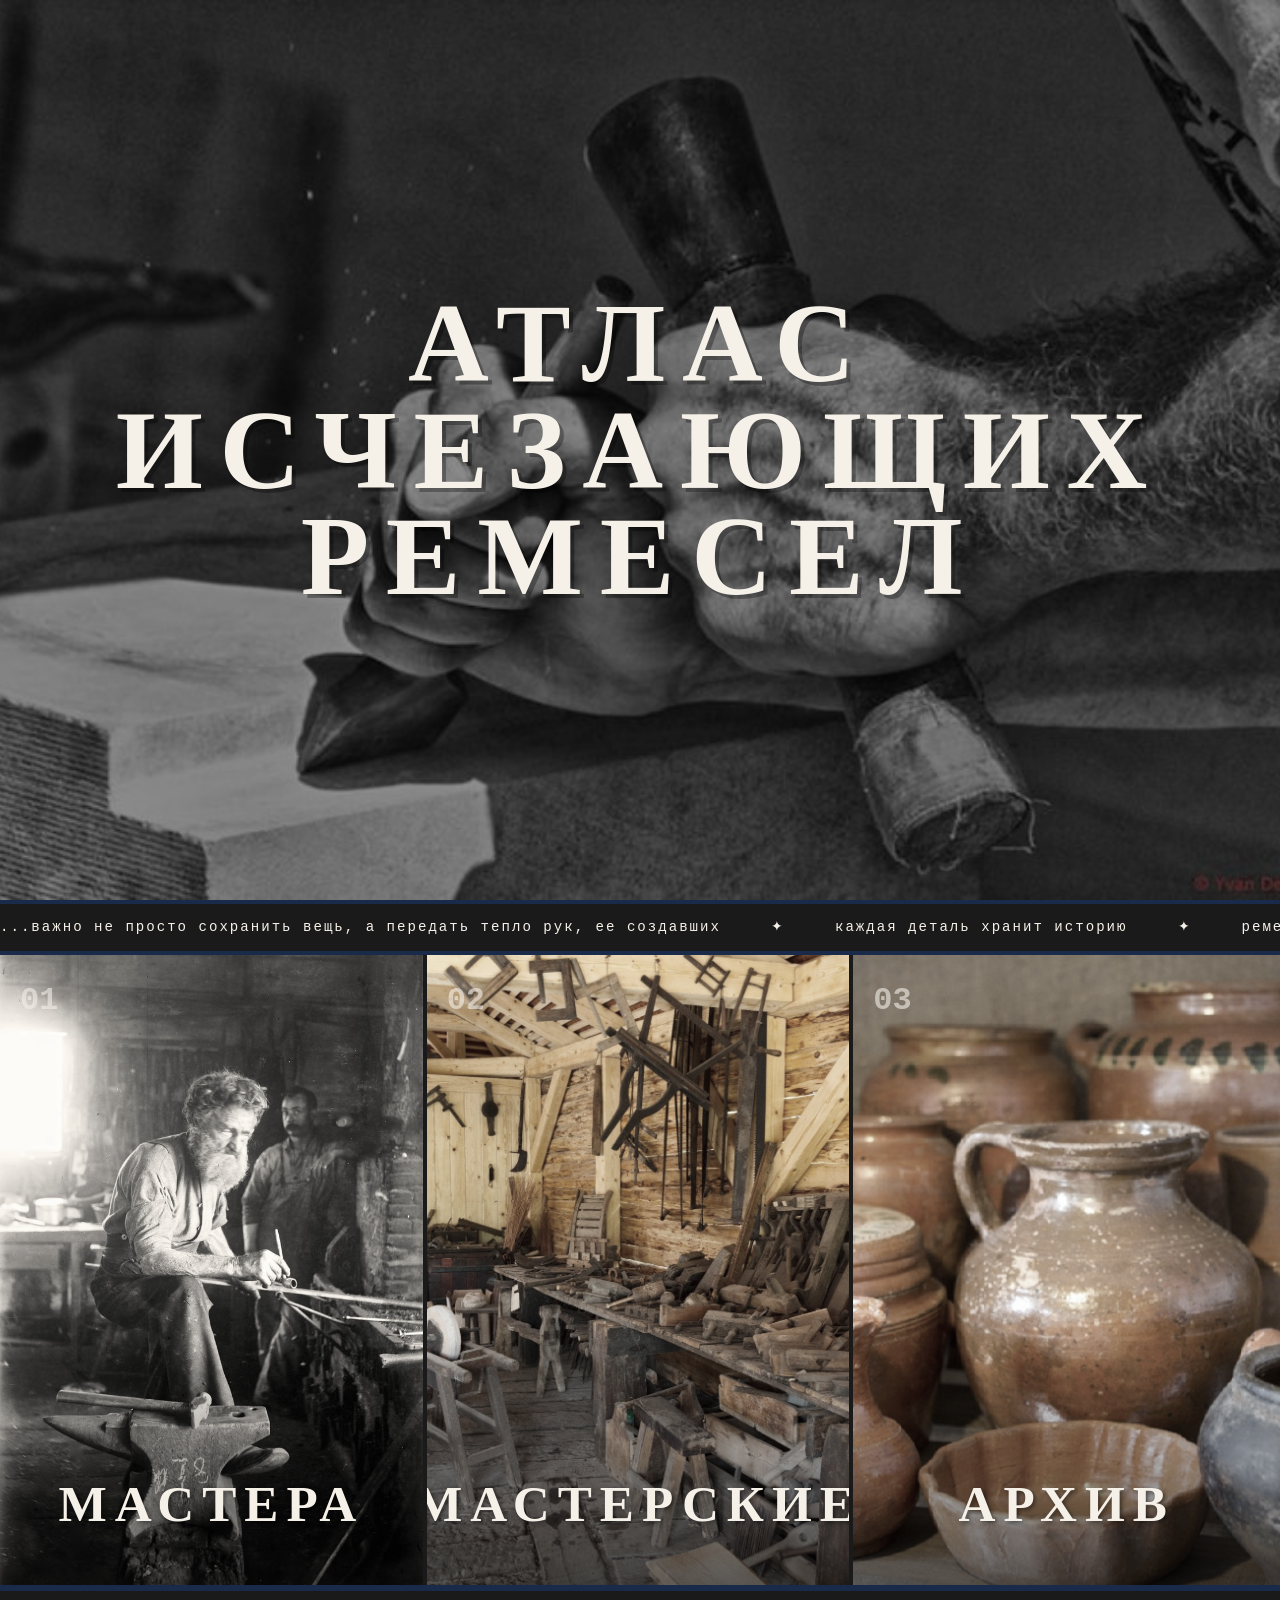
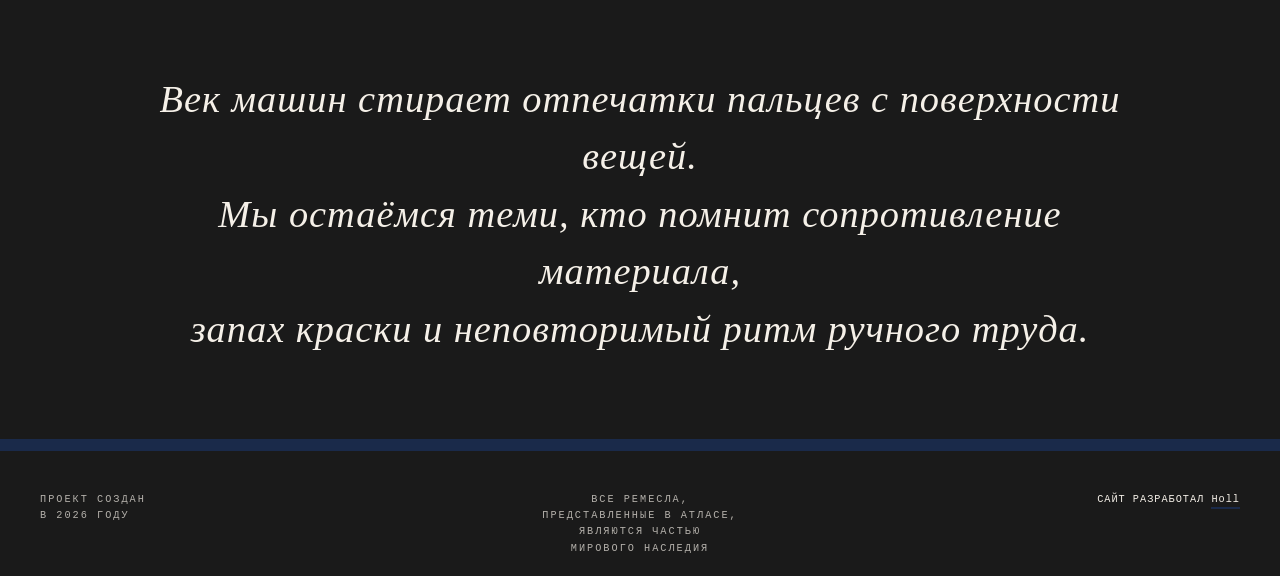
<file: index.html>
<!DOCTYPE html>
<html lang="ru">
<head>
    <meta charset="UTF-8">
    <meta name="viewport" content="width=device-width, initial-scale=1.0">
    <title>АТЛАС ИСЧЕЗАЮЩИХ РЕМЕСЕЛ</title>
    <link rel="stylesheet" href="style.css">
</head>
<body>

    <header class="hero">
        <div class="hero-image"></div>
        <h1 class="hero-title">АТЛАС<br>ИСЧЕЗАЮЩИХ<br>РЕМЕСЕЛ</h1>
    </header>

    <div class="marquee">
        <div class="marquee-track">
            <span>...важно не просто сохранить вещь, а передать тепло рук, ее создавших</span>
            <span>✦</span>
            <span>каждая деталь хранит историю</span>
            <span>✦</span>
            <span>ремесло — это язык, на котором говорят руки</span>
            <span>✦</span>
            <span>традиции живут в прикосновениях</span>
            <span>✦</span>
        </div>
    </div>

    <main class="cards">
        <a href="masters.html" class="card">
            <div class="card-number">01</div>
            <div class="card-image" style="background-image: url('aim/image2.jpg');"></div>
            <div class="card-title">МАСТЕРА</div>
        </a>

        <a href="workshop.html" class="card">
            <div class="card-number">02</div>
            <div class="card-image" style="background-image: url('aim/image3.jpg');"></div>
            <div class="card-title">МАСТЕРСКИЕ</div>
        </a>

        <a href="archive.html" class="card">
            <div class="card-number">03</div>
            <div class="card-image" style="background-image: url('aim/image4.jpg');"></div>
            <div class="card-title">АРХИВ</div>
        </a>
    </main>

    <section class="quote-section">
        <blockquote>
            Век машин стирает отпечатки пальцев с поверхности вещей.<br>
            Мы остаёмся теми, кто помнит сопротивление материала,<br>
            запах краски и неповторимый ритм ручного труда.
        </blockquote>
    </section>

    <footer class="footer-brutal">
        <div class="footer-brutal__left">ПРОЕКТ СОЗДАН<br>В 2026 ГОДУ</div>
        <div class="footer-brutal__right">ВСЕ РЕМЕСЛА,<br>ПРЕДСТАВЛЕННЫЕ В АТЛАСЕ,<br>ЯВЛЯЮТСЯ ЧАСТЬЮ<br>МИРОВОГО НАСЛЕДИЯ</div>
        <div class="footer-brutal__credit">САЙТ РАЗРАБОТАЛ <a href="#">Holl</a></div>
    </footer>

</body>
</html>
</file>
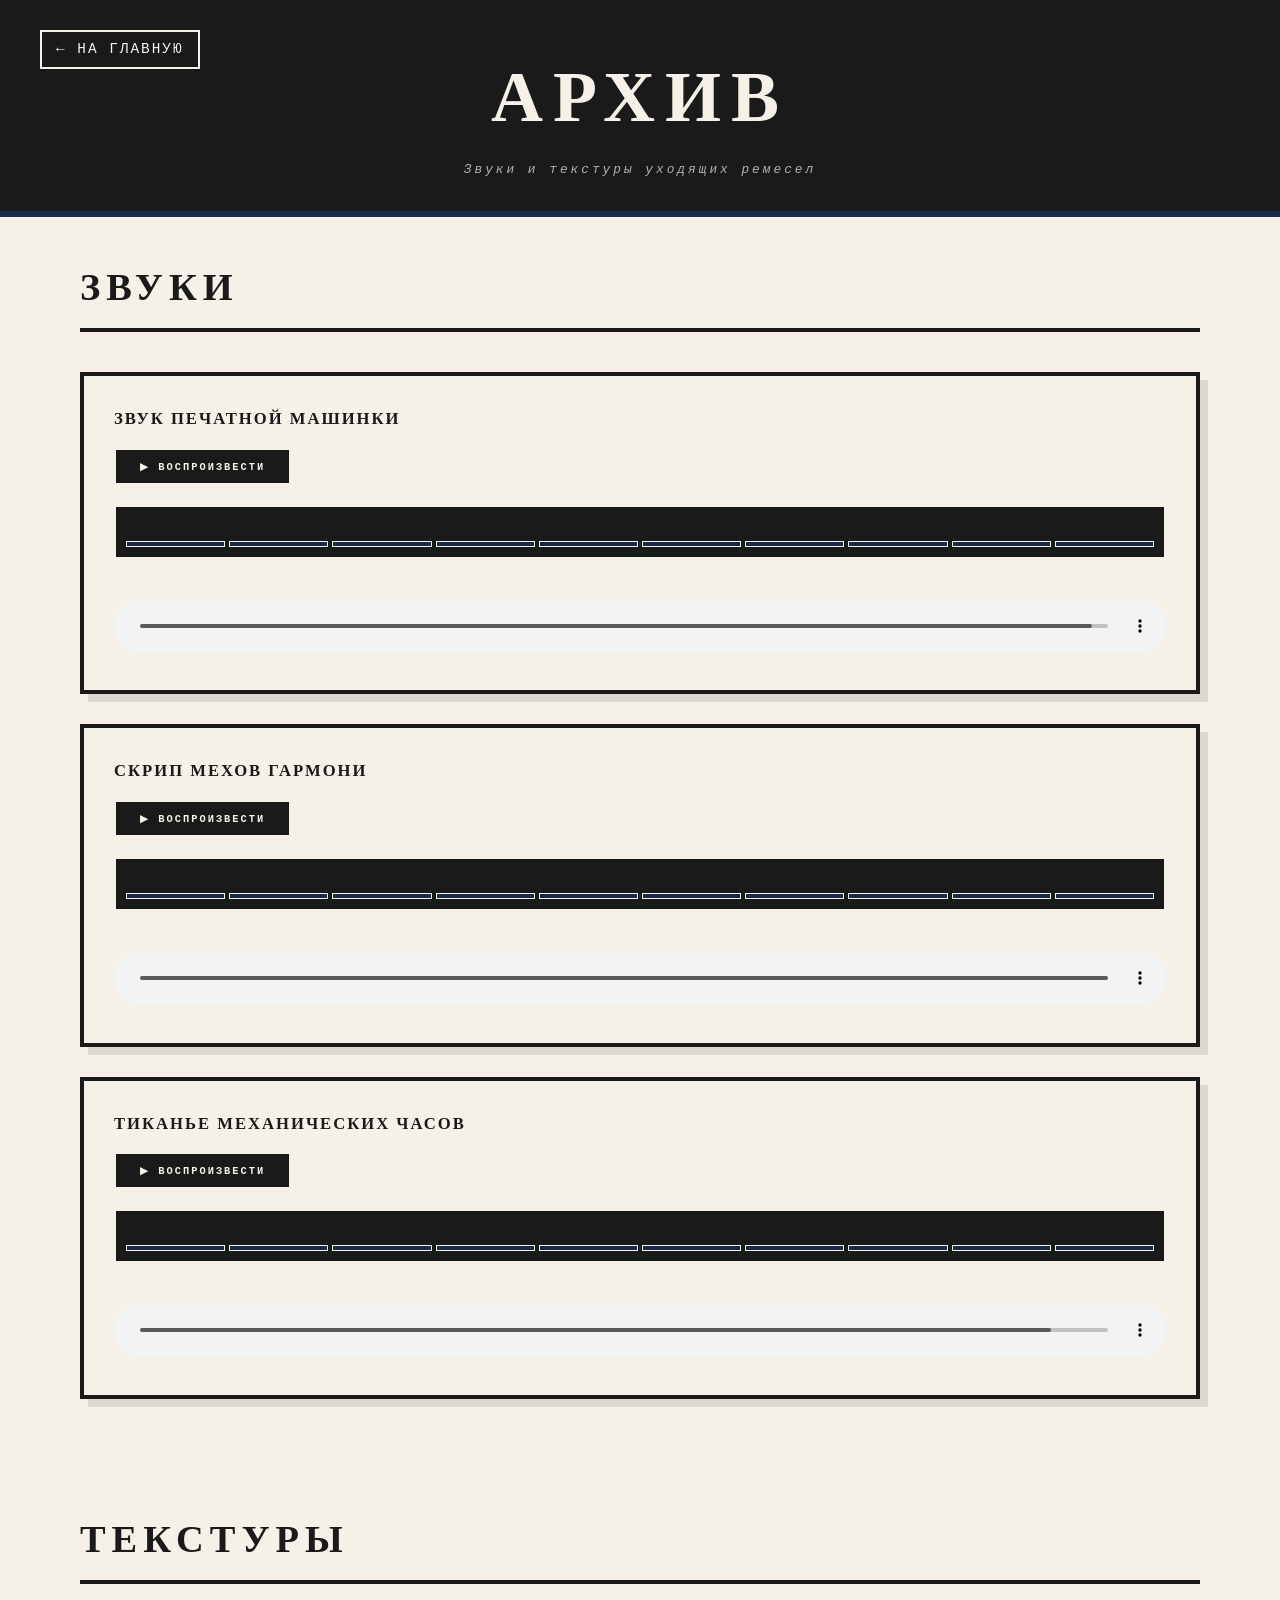
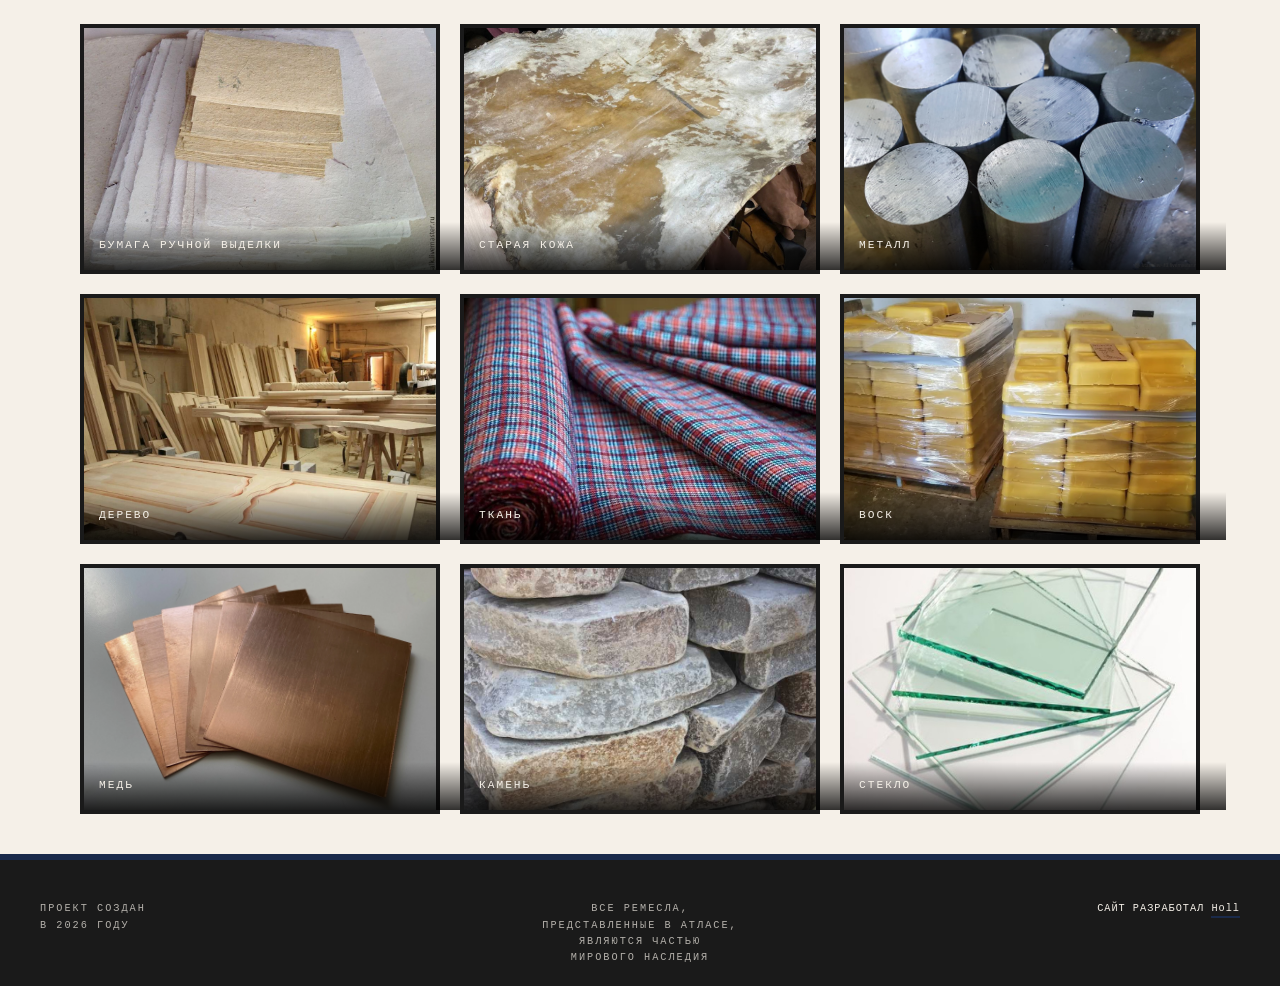
<file: archive.html>
<!DOCTYPE html>
<html lang="ru">
<head>
    <meta charset="UTF-8">
    <meta name="viewport" content="width=device-width, initial-scale=1.0">
    <title>АРХИВ — Атлас исчезающих ремесел</title>
    <link rel="stylesheet" href="style.css">
</head>
<body>

    <header class="page-header">
        <a href="index.html" class="back-link">← НА ГЛАВНУЮ</a>
        <h1>АРХИВ</h1>
        <p class="subtitle">Звуки и текстуры уходящих ремесел</p>
    </header>

    <section class="archive-section">
        <h2 class="archive-title">ЗВУКИ</h2>

        <div class="audio-player">
            <h3>ЗВУК ПЕЧАТНОЙ МАШИНКИ</h3>
            <button class="audio-play-btn" data-audio="audio1">▶ ВОСПРОИЗВЕСТИ</button>
            <div class="audio-visualizer">
                <div class="visualizer-bar"></div>
                <div class="visualizer-bar"></div>
                <div class="visualizer-bar"></div>
                <div class="visualizer-bar"></div>
                <div class="visualizer-bar"></div>
                <div class="visualizer-bar"></div>
                <div class="visualizer-bar"></div>
                <div class="visualizer-bar"></div>
                <div class="visualizer-bar"></div>
                <div class="visualizer-bar"></div>
            </div>
            <audio id="audio1" controls style="width: 100%; margin-top: 20px;">
                <source src="aim/sound1.mp3" type="audio/mpeg">
            </audio>
        </div>

        <div class="audio-player">
            <h3>СКРИП МЕХОВ ГАРМОНИ</h3>
            <button class="audio-play-btn" data-audio="audio2">▶ ВОСПРОИЗВЕСТИ</button>
            <div class="audio-visualizer">
                <div class="visualizer-bar"></div>
                <div class="visualizer-bar"></div>
                <div class="visualizer-bar"></div>
                <div class="visualizer-bar"></div>
                <div class="visualizer-bar"></div>
                <div class="visualizer-bar"></div>
                <div class="visualizer-bar"></div>
                <div class="visualizer-bar"></div>
                <div class="visualizer-bar"></div>
                <div class="visualizer-bar"></div>
            </div>
            <audio id="audio2" controls style="width: 100%; margin-top: 20px;">
                <source src="aim/sound2.mp3" type="audio/mpeg">
            </audio>
        </div>

        <div class="audio-player">
            <h3>ТИКАНЬЕ МЕХАНИЧЕСКИХ ЧАСОВ</h3>
            <button class="audio-play-btn" data-audio="audio3">▶ ВОСПРОИЗВЕСТИ</button>
            <div class="audio-visualizer">
                <div class="visualizer-bar"></div>
                <div class="visualizer-bar"></div>
                <div class="visualizer-bar"></div>
                <div class="visualizer-bar"></div>
                <div class="visualizer-bar"></div>
                <div class="visualizer-bar"></div>
                <div class="visualizer-bar"></div>
                <div class="visualizer-bar"></div>
                <div class="visualizer-bar"></div>
                <div class="visualizer-bar"></div>
            </div>
            <audio id="audio3" controls style="width: 100%; margin-top: 20px;">
                <source src="aim/sound3.mp3" type="audio/mpeg">
            </audio>
        </div>
    </section>

    <section class="archive-section">
        <h2 class="archive-title">ТЕКСТУРЫ</h2>

        <div class="texture-grid">
            <div class="texture-item" style="background-image: url('aim/image16.jpg');" title="Бумага ручной выделки"></div>
            <div class="texture-item" style="background-image: url('aim/image17.jpg');" title="Старая кожа"></div>
            <div class="texture-item" style="background-image: url('aim/image18.jpg');" title="Металл"></div>
            <div class="texture-item" style="background-image: url('aim/image19.jpg');" title="Дерево"></div>
            <div class="texture-item" style="background-image: url('aim/image20.jpg');" title="Ткань"></div>
            <div class="texture-item" style="background-image: url('aim/image21.jpg');" title="Воск"></div>
            <div class="texture-item" style="background-image: url('aim/image22.jpg');" title="Медь"></div>
            <div class="texture-item" style="background-image: url('aim/image23.jpg');" title="Камень"></div>
            <div class="texture-item" style="background-image: url('aim/image24.jpg');" title="Стекло"></div>
        </div>
    </section>

    <footer class="footer-brutal">
        <div class="footer-brutal__left">ПРОЕКТ СОЗДАН<br>В 2026 ГОДУ</div>
        <div class="footer-brutal__right">ВСЕ РЕМЕСЛА,<br>ПРЕДСТАВЛЕННЫЕ В АТЛАСЕ,<br>ЯВЛЯЮТСЯ ЧАСТЬЮ<br>МИРОВОГО НАСЛЕДИЯ</div>
        <div class="footer-brutal__credit">САЙТ РАЗРАБОТАЛ <a href="#">Holl</a></div>
    </footer>

</body>
</html>
</file>
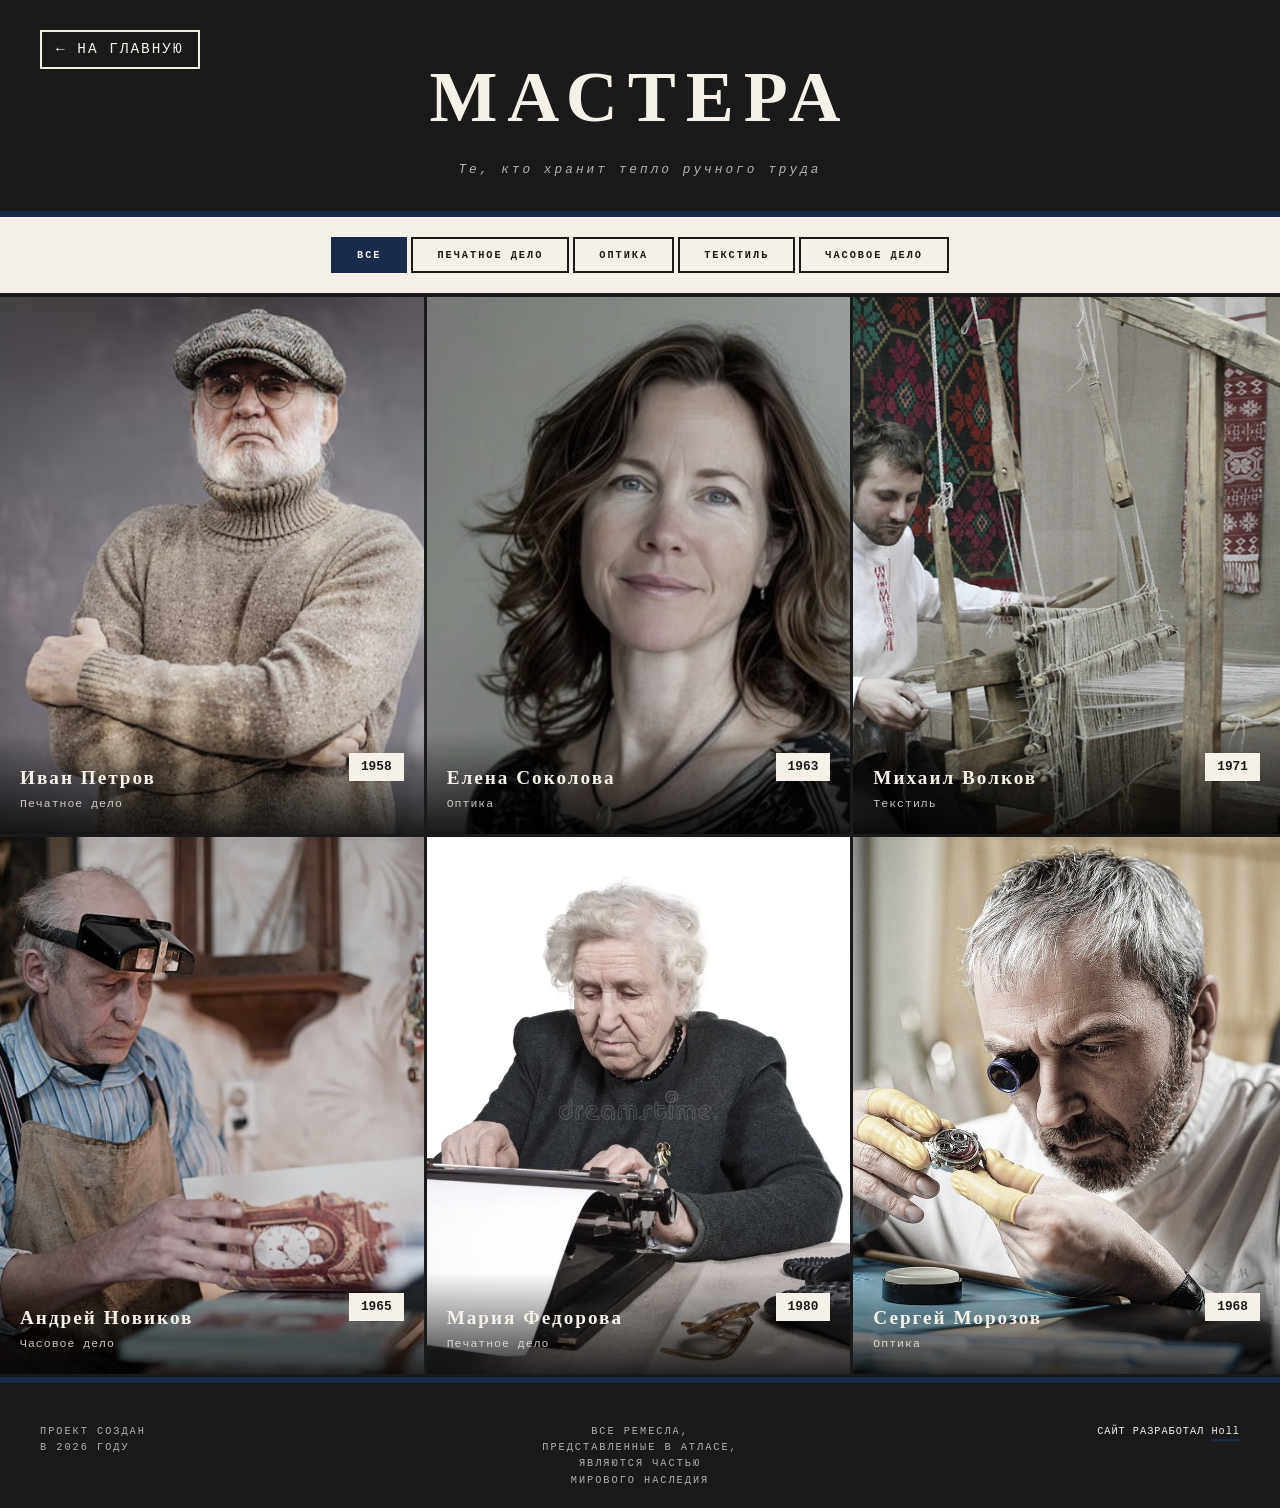
<file: masters.html>
<!DOCTYPE html>
<html lang="ru">
<head>
    <meta charset="UTF-8">
    <meta name="viewport" content="width=device-width, initial-scale=1.0">
    <title>МАСТЕРА — Атлас исчезающих ремесел</title>
    <link rel="stylesheet" href="style.css">
</head>
<body>

    <header class="page-header">
        <a href="index.html" class="back-link">← НА ГЛАВНУЮ</a>
        <h1>МАСТЕРА</h1>
        <p class="subtitle">Те, кто хранит тепло ручного труда</p>
    </header>

    <div class="filter-bar">
        <button class="filter-btn active" data-filter="все">ВСЕ</button>
        <button class="filter-btn" data-filter="печатное дело">ПЕЧАТНОЕ ДЕЛО</button>
        <button class="filter-btn" data-filter="оптика">ОПТИКА</button>
        <button class="filter-btn" data-filter="текстиль">ТЕКСТИЛЬ</button>
        <button class="filter-btn" data-filter="часовое дело">ЧАСОВОЕ ДЕЛО</button>
    </div>

    <div class="masters-grid">
        <div class="master-card" data-id="1">
            <div class="card-image-wrap">
                <img src="aim/image5.jpg" alt="Иван Петров">
            </div>
            <div class="card-info">
                <h3>Иван Петров</h3>
                <p>Печатное дело</p>
                <span class="card-year">1958</span>
            </div>
        </div>

        <div class="master-card" data-id="2">
            <div class="card-image-wrap">
                <img src="aim/image6.jpg" alt="Елена Соколова">
            </div>
            <div class="card-info">
                <h3>Елена Соколова</h3>
                <p>Оптика</p>
                <span class="card-year">1963</span>
            </div>
        </div>

        <div class="master-card" data-id="3">
            <div class="card-image-wrap">
                <img src="aim/image7.jpg" alt="Михаил Волков">
            </div>
            <div class="card-info">
                <h3>Михаил Волков</h3>
                <p>Текстиль</p>
                <span class="card-year">1971</span>
            </div>
        </div>

        <div class="master-card" data-id="4">
            <div class="card-image-wrap">
                <img src="aim/image8.jpg" alt="Андрей Новиков">
            </div>
            <div class="card-info">
                <h3>Андрей Новиков</h3>
                <p>Часовое дело</p>
                <span class="card-year">1965</span>
            </div>
        </div>

        <div class="master-card" data-id="5">
            <div class="card-image-wrap">
                <img src="aim/image9.jpg" alt="Мария Федорова">
            </div>
            <div class="card-info">
                <h3>Мария Федорова</h3>
                <p>Печатное дело</p>
                <span class="card-year">1980</span>
            </div>
        </div>

        <div class="master-card" data-id="6">
            <div class="card-image-wrap">
                <img src="aim/image10.jpg" alt="Сергей Морозов">
            </div>
            <div class="card-info">
                <h3>Сергей Морозов</h3>
                <p>Оптика</p>
                <span class="card-year">1968</span>
            </div>
        </div>
    </div>

    <div class="modal-overlay" id="modal-overlay">
        <div class="modal-content" id="modal-content"></div>
    </div>

    <footer class="footer-brutal">
        <div class="footer-brutal__left">ПРОЕКТ СОЗДАН<br>В 2026 ГОДУ</div>
        <div class="footer-brutal__right">ВСЕ РЕМЕСЛА,<br>ПРЕДСТАВЛЕННЫЕ В АТЛАСЕ,<br>ЯВЛЯЮТСЯ ЧАСТЬЮ<br>МИРОВОГО НАСЛЕДИЯ</div>
        <div class="footer-brutal__credit">САЙТ РАЗРАБОТАЛ <a href="#">Holl</a></div>
    </footer>

    <script src="script.js"></script>
</body>
</html>
</file>
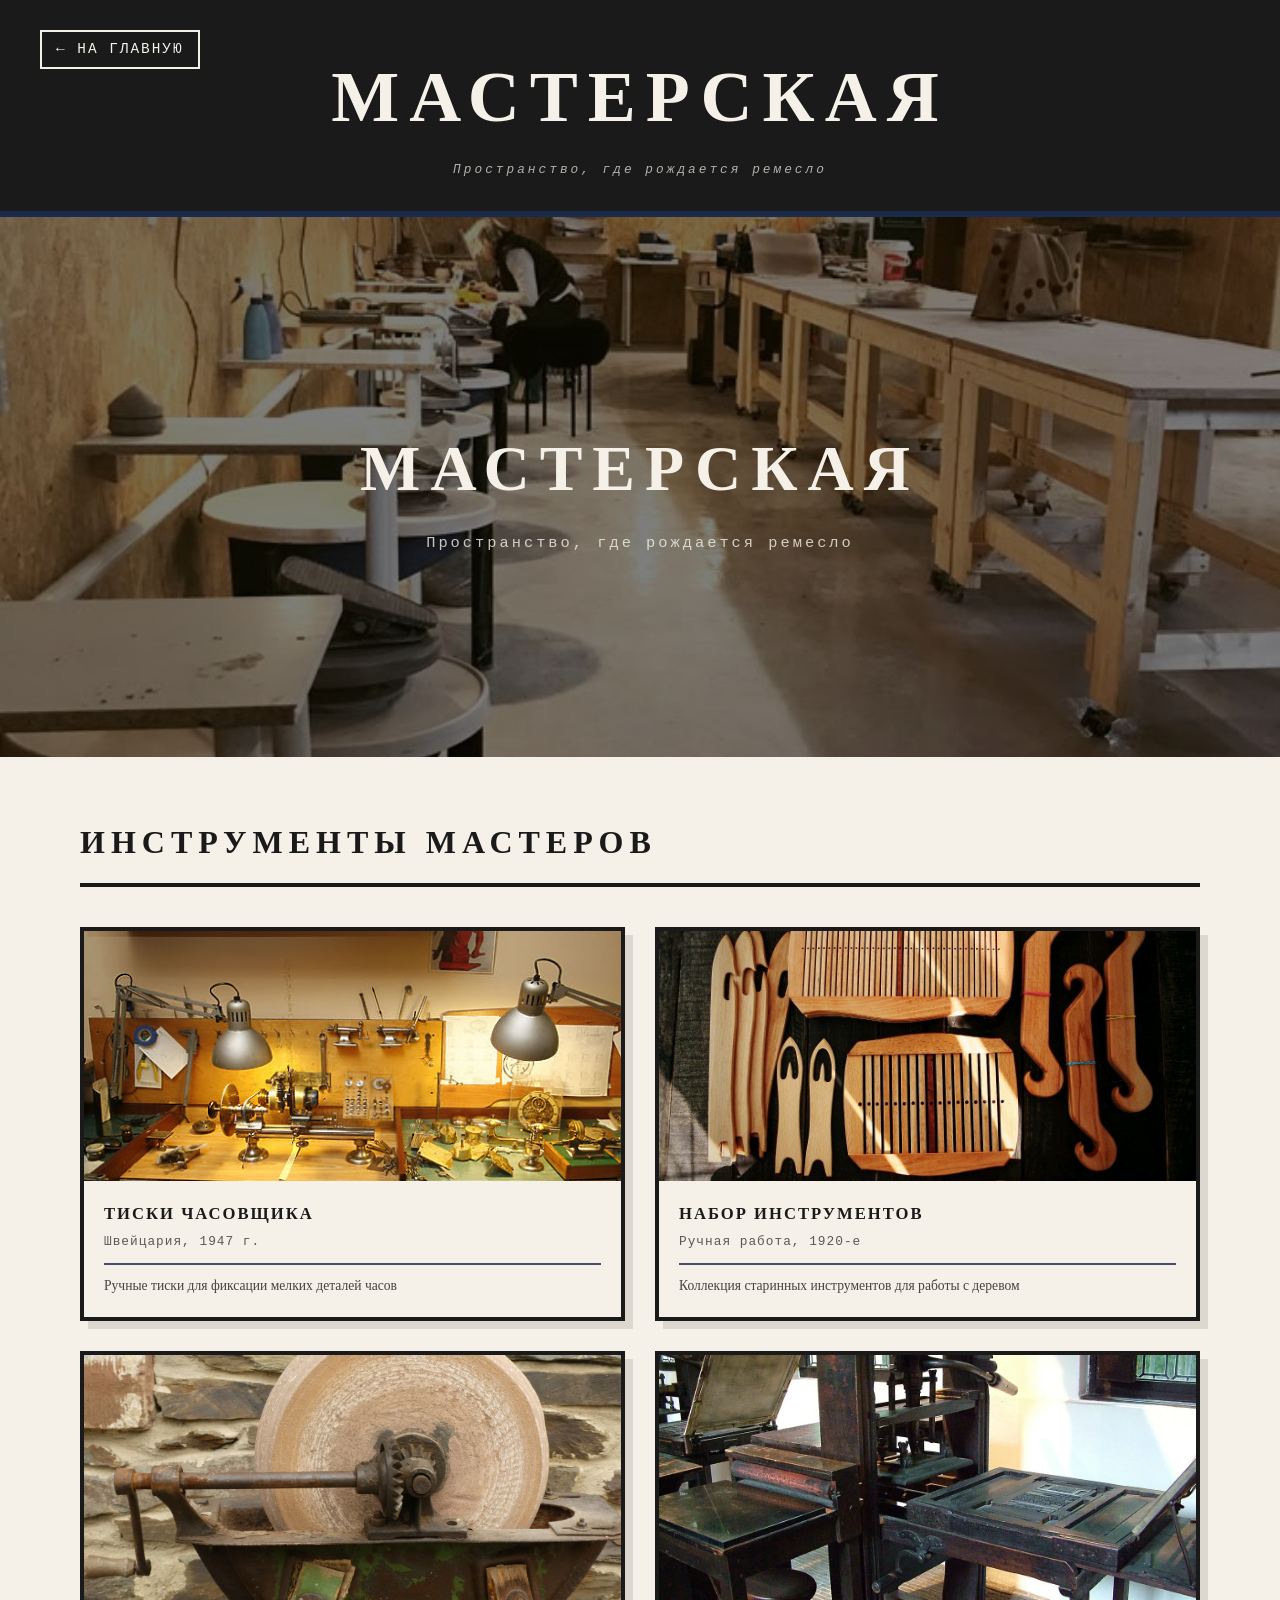
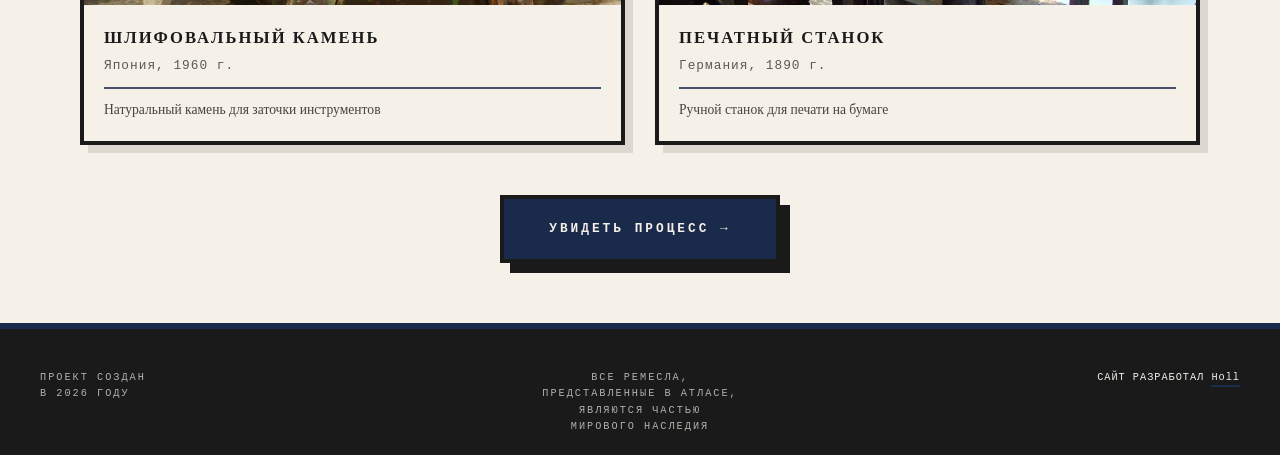
<file: workshop.html>
<!DOCTYPE html>
<html lang="ru">
<head>
    <meta charset="UTF-8">
    <meta name="viewport" content="width=device-width, initial-scale=1.0">
    <title>МАСТЕРСКАЯ — Атлас исчезающих ремесел</title>
    <link rel="stylesheet" href="style.css">
</head>
<body>

    <header class="page-header">
        <a href="index.html" class="back-link">← НА ГЛАВНУЮ</a>
        <h1>МАСТЕРСКАЯ</h1>
        <p class="subtitle">Пространство, где рождается ремесло</p>
    </header>

    <!-- Фон мастерской на весь экран -->
    <div class="workshop-hero" style="background-image: url('aim/image11.jpg');">
        <div class="workshop-hero-overlay"></div>
        <div class="workshop-hero-text">
            <h2>МАСТЕРСКАЯ</h2>
            <p>Пространство, где рождается ремесло</p>
        </div>
    </div>

    <!-- Инструменты под фоном -->
    <div class="tools-section">
        <h2 class="tools-title">ИНСТРУМЕНТЫ МАСТЕРОВ</h2>
        
        <div class="tools-grid">
            <div class="tool-card">
                <div class="tool-image">
                    <img src="aim/image12.jpg" alt="Тиски часовщика">
                </div>
                <div class="tool-info">
                    <h3>ТИСКИ ЧАСОВЩИКА</h3>
                    <p>Швейцария, 1947 г.</p>
                    <span class="tool-desc">Ручные тиски для фиксации мелких деталей часов</span>
                </div>
            </div>

            <div class="tool-card">
                <div class="tool-image">
                    <img src="aim/image13.jpg" alt="Набор инструментов">
                </div>
                <div class="tool-info">
                    <h3>НАБОР ИНСТРУМЕНТОВ</h3>
                    <p>Ручная работа, 1920-е</p>
                    <span class="tool-desc">Коллекция старинных инструментов для работы с деревом</span>
                </div>
            </div>

            <div class="tool-card">
                <div class="tool-image">
                    <img src="aim/image14.jpg" alt="Шлифовальный камень">
                </div>
                <div class="tool-info">
                    <h3>ШЛИФОВАЛЬНЫЙ КАМЕНЬ</h3>
                    <p>Япония, 1960 г.</p>
                    <span class="tool-desc">Натуральный камень для заточки инструментов</span>
                </div>
            </div>

            <div class="tool-card">
                <div class="tool-image">
                    <img src="aim/image15.jpg" alt="Печатный станок">
                </div>
                <div class="tool-info">
                    <h3>ПЕЧАТНЫЙ СТАНОК</h3>
                    <p>Германия, 1890 г.</p>
                    <span class="tool-desc">Ручной станок для печати на бумаге</span>
                </div>
            </div>
        </div>

        <div class="tools-action">
           <a href="https://www.youtube.com/watch?v=dQw4w9WgXcQ" target="_blank" class="btn-process">
    УВИДЕТЬ ПРОЦЕСС →
</a>
        </div>
    </div>

    <footer class="footer-brutal">
        <div class="footer-brutal__left">ПРОЕКТ СОЗДАН<br>В 2026 ГОДУ</div>
        <div class="footer-brutal__right">ВСЕ РЕМЕСЛА,<br>ПРЕДСТАВЛЕННЫЕ В АТЛАСЕ,<br>ЯВЛЯЮТСЯ ЧАСТЬЮ<br>МИРОВОГО НАСЛЕДИЯ</div>
        <div class="footer-brutal__credit">САЙТ РАЗРАБОТАЛ <a href="#">Holl</a></div>
    </footer>

</body>
</html>
</file>
<file: style.css>
* {
    margin: 0;
    padding: 0;
    box-sizing: border-box;
}

:root {
    --paper: #f5f0e8;
    --ink: #1a1a1a;
    --accent: #1a2a4a;
}

body {
    background: var(--paper);
    color: var(--ink);
    font-family: 'Times New Roman', 'Georgia', serif;
    line-height: 1.6;
}

a {
    color: var(--ink);
    text-decoration: none;
}

a:hover {
    color: var(--accent);
}

/* ГЛАВНАЯ СТРАНИЦА */
.hero {
    height: 100vh;
    position: relative;
    display: flex;
    align-items: center;
    justify-content: center;
    overflow: hidden;
}

.hero-image {
    position: absolute;
    top: 0;
    left: 0;
    width: 100%;
    height: 100%;
    background-image: url('aim/image1.jpg');
    background-size: cover;
    background-position: center;
    filter: grayscale(40%);
}

.hero-image::after {
    content: '';
    position: absolute;
    top: 0;
    left: 0;
    width: 100%;
    height: 100%;
    background: rgba(0, 0, 0, 0.4);
}

.hero-title {
    position: relative;
    z-index: 1;
    font-size: clamp(2.5rem, 10vw, 7rem);
    font-weight: 700;
    color: var(--paper);
    text-align: center;
    line-height: 0.95;
    letter-spacing: 0.15em;
    text-shadow: 4px 4px 0 rgba(0, 0, 0, 0.3);
}

.marquee {
    background: var(--ink);
    color: var(--paper);
    padding: 12px 0;
    overflow: hidden;
    border-top: 4px solid var(--accent);
    border-bottom: 4px solid var(--accent);
}

.marquee-track {
    display: flex;
    gap: 50px;
    white-space: nowrap;
    animation: marquee 25s linear infinite;
    font-size: clamp(0.8rem, 1.1vw, 1.1rem);
    letter-spacing: 2px;
    font-family: 'Courier New', monospace;
}

@keyframes marquee {
    0% { transform: translateX(0); }
    100% { transform: translateX(-50%); }
}

.cards {
    display: grid;
    grid-template-columns: repeat(3, 1fr);
    gap: 0;
}

.card {
    position: relative;
    height: 70vh;
    display: block;
    overflow: hidden;
    border-right: 4px solid var(--ink);
}

.card:last-child {
    border-right: none;
}

.card-number {
    position: absolute;
    top: 20px;
    left: 20px;
    z-index: 2;
    font-size: 2rem;
    font-weight: 700;
    color: var(--paper);
    opacity: 0.6;
    font-family: 'Courier New', monospace;
}

.card-image {
    width: 100%;
    height: 100%;
    background-size: cover;
    background-position: center;
    filter: grayscale(60%);
    transition: filter 0.5s ease, transform 0.5s ease;
}

.card:hover .card-image {
    filter: grayscale(0%);
    transform: scale(1.05);
}

.card-image::after {
    content: '';
    position: absolute;
    top: 0;
    left: 0;
    width: 100%;
    height: 100%;
    background: linear-gradient(to bottom, transparent 60%, rgba(0, 0, 0, 0.6));
}

.card-title {
    position: absolute;
    bottom: 40px;
    left: 50%;
    transform: translateX(-50%);
    z-index: 2;
    color: var(--paper);
    font-size: clamp(1.5rem, 4vw, 3.5rem);
    font-weight: 700;
    letter-spacing: 8px;
    text-shadow: 2px 2px 4px rgba(0, 0, 0, 0.5);
}

.quote-section {
    padding: clamp(40px, 8vw, 80px) clamp(20px, 4vw, 40px);
    background: var(--ink);
    color: var(--paper);
    text-align: center;
    border-top: 6px solid var(--accent);
    border-bottom: 6px solid var(--accent);
}

.quote-section blockquote {
    font-size: clamp(1.2rem, 3vw, 2.5rem);
    font-style: italic;
    max-width: 1000px;
    margin: 0 auto;
    line-height: 1.5;
    letter-spacing: 1px;
}

/* ОБЩИЙ HEADER ДЛЯ ВСЕХ СТРАНИЦ */
.page-header {
    background: var(--ink);
    color: var(--paper);
    padding: clamp(20px, 4vw, 40px) clamp(20px, 4vw, 40px) clamp(20px, 3vw, 30px);
    border-bottom: 6px solid var(--accent);
    text-align: center;
    position: relative;
}

.back-link {
    position: absolute;
    top: 30px;
    left: 40px;
    color: var(--paper);
    font-family: 'Courier New', monospace;
    font-size: 0.9rem;
    letter-spacing: 2px;
    border: 2px solid var(--paper);
    padding: 6px 14px;
    transition: all 0.3s ease;
}

.back-link:hover {
    background: var(--paper);
    color: var(--ink);
}

.page-header h1 {
    font-size: clamp(2rem, 6vw, 4.5rem);
    letter-spacing: 10px;
    font-weight: 700;
    margin-bottom: 5px;
}

.page-header .subtitle {
    font-family: 'Courier New', monospace;
    font-size: clamp(0.7rem, 1vw, 1rem);
    letter-spacing: 3px;
    opacity: 0.7;
    font-style: italic;
}

/* СТРАНИЦА МАСТЕРОВ */
.filter-bar {
    display: flex;
    flex-wrap: wrap;
    gap: 4px;
    padding: clamp(10px, 2vw, 20px) clamp(15px, 4vw, 40px);
    background: var(--paper);
    border-bottom: 4px solid var(--ink);
    justify-content: center;
}

.filter-btn {
    padding: clamp(6px, 1vw, 10px) clamp(10px, 2vw, 24px);
    background: transparent;
    border: 2px solid var(--ink);
    color: var(--ink);
    font-family: 'Courier New', monospace;
    font-size: clamp(0.55rem, 0.8vw, 0.8rem);
    font-weight: 700;
    letter-spacing: 2px;
    cursor: pointer;
    transition: all 0.3s ease;
}

.filter-btn:hover {
    background: var(--ink);
    color: var(--paper);
}

.filter-btn.active {
    background: var(--accent);
    color: var(--paper);
    border-color: var(--accent);
}

.masters-grid {
    display: grid;
    grid-template-columns: repeat(3, 1fr);
    gap: 0;
}

.master-card {
    position: relative;
    height: 60vh;
    overflow: hidden;
    cursor: pointer;
    border-right: 3px solid var(--ink);
    border-bottom: 3px solid var(--ink);
}

.master-card:nth-child(3n) {
    border-right: none;
}

.card-image-wrap {
    width: 100%;
    height: 100%;
    position: relative;
    overflow: hidden;
}

.card-image-wrap img {
    width: 100%;
    height: 100%;
    object-fit: cover;
    filter: grayscale(50%);
    transition: filter 0.5s ease, transform 0.5s ease;
}

.master-card:hover .card-image-wrap img {
    filter: grayscale(0%);
    transform: scale(1.05);
}

.card-tag {
    position: absolute;
    top: 20px;
    left: 20px;
    background: var(--ink);
    color: var(--paper);
    padding: 4px 14px;
    font-family: 'Courier New', monospace;
    font-size: 0.7rem;
    letter-spacing: 2px;
    text-transform: uppercase;
    border: 2px solid var(--paper);
    z-index: 2;
}

.card-info {
    position: absolute;
    bottom: 0;
    left: 0;
    width: 100%;
    padding: clamp(15px, 3vw, 30px) clamp(15px, 2vw, 20px) clamp(15px, 2vw, 20px);
    background: linear-gradient(to top, rgba(0, 0, 0, 0.8), transparent);
    color: var(--paper);
    z-index: 2;
}

.card-info h3 {
    font-size: clamp(1rem, 1.5vw, 1.5rem);
    font-weight: 700;
    letter-spacing: 2px;
    margin-bottom: 2px;
}

.card-info p {
    font-family: 'Courier New', monospace;
    font-size: clamp(0.7rem, 0.9vw, 0.9rem);
    opacity: 0.8;
    letter-spacing: 1px;
    margin: 0;
}

.card-year {
    position: absolute;
    top: 20px;
    right: 20px;
    background: var(--paper);
    color: var(--ink);
    padding: 4px 12px;
    font-family: 'Courier New', monospace;
    font-size: 0.8rem;
    font-weight: 700;
    z-index: 2;
}

/* МОДАЛКА */
.modal-overlay {
    position: fixed;
    top: 0;
    left: 0;
    width: 100%;
    height: 100%;
    background: rgba(0, 0, 0, 0.85);
    z-index: 1000;
    display: none;
    justify-content: center;
    align-items: center;
    padding: 20px;
}

.modal-overlay.active {
    display: flex;
}

.modal-content {
    background: var(--paper);
    max-width: 800px;
    width: 100%;
    max-height: 90vh;
    overflow-y: auto;
    position: relative;
    border: 6px solid var(--ink);
    box-shadow: 20px 20px 0 rgba(0, 0, 0, 0.3);
}

.modal-close {
    position: absolute;
    top: 15px;
    right: 15px;
    background: var(--ink);
    color: var(--paper);
    border: 2px solid var(--paper);
    width: 40px;
    height: 40px;
    font-size: 1.5rem;
    cursor: pointer;
    z-index: 10;
    transition: all 0.3s ease;
    font-family: 'Courier New', monospace;
    display: flex;
    align-items: center;
    justify-content: center;
}

.modal-close:hover {
    background: var(--accent);
    transform: rotate(90deg);
}

.modal-image {
    width: 100%;
    height: clamp(200px, 40vh, 400px);
    overflow: hidden;
    background: var(--ink);
}

.modal-image img {
    width: 100%;
    height: 100%;
    object-fit: contain;
    background: var(--ink);
}

.modal-info {
    padding: clamp(20px, 4vw, 40px);
}

.modal-info h2 {
    font-size: clamp(1.8rem, 3vw, 2.5rem);
    font-weight: 700;
    letter-spacing: 3px;
    margin-bottom: 5px;
}

.modal-craft {
    font-family: 'Courier New', monospace;
    font-size: clamp(0.9rem, 1.1vw, 1.1rem);
    color: var(--accent);
    letter-spacing: 2px;
    margin-bottom: 15px;
    padding-bottom: 10px;
    border-bottom: 2px solid var(--accent);
}

.modal-year {
    font-family: 'Courier New', monospace;
    font-size: 0.9rem;
    opacity: 0.7;
    margin-bottom: 20px;
}

.modal-description {
    font-size: clamp(0.95rem, 1.1vw, 1.1rem);
    line-height: 1.8;
    margin-bottom: 20px;
}

.modal-tags {
    display: flex;
    flex-wrap: wrap;
    gap: 8px;
}

.modal-tag {
    background: var(--ink);
    color: var(--paper);
    padding: 4px 14px;
    font-family: 'Courier New', monospace;
    font-size: 0.7rem;
    letter-spacing: 1px;
    text-transform: uppercase;
}

/* СТРАНИЦА МАСТЕРСКОЙ */
.workshop-hero {
    width: 100%;
    height: clamp(40vh, 60vh, 70vh);
    background-size: cover;
    background-position: center;
    position: relative;
    display: flex;
    align-items: center;
    justify-content: center;
}

.workshop-hero-overlay {
    position: absolute;
    top: 0;
    left: 0;
    width: 100%;
    height: 100%;
    background: rgba(0, 0, 0, 0.5);
}

.workshop-hero-text {
    position: relative;
    z-index: 2;
    text-align: center;
    color: var(--paper);
    padding: 20px;
}

.workshop-hero-text h2 {
    font-size: clamp(2.5rem, 6vw, 4rem);
    letter-spacing: 10px;
    font-weight: 700;
    margin-bottom: 10px;
}

.workshop-hero-text p {
    font-family: 'Courier New', monospace;
    font-size: clamp(0.9rem, 1.2vw, 1.2rem);
    letter-spacing: 3px;
    opacity: 0.8;
}

.tools-section {
    padding: clamp(30px, 6vw, 60px) clamp(20px, 4vw, 40px);
    background: var(--paper);
    max-width: 1200px;
    margin: 0 auto;
}

.tools-title {
    font-size: clamp(1.5rem, 2.5vw, 2rem);
    letter-spacing: 6px;
    font-weight: 700;
    border-bottom: 4px solid var(--ink);
    padding-bottom: 15px;
    margin-bottom: 40px;
}

.tools-grid {
    display: grid;
    grid-template-columns: repeat(2, 1fr);
    gap: 30px;
}

.tool-card {
    background: var(--paper);
    border: 4px solid var(--ink);
    overflow: hidden;
    transition: all 0.3s ease;
    box-shadow: 8px 8px 0 rgba(0, 0, 0, 0.1);
}

.tool-card:hover {
    transform: translateY(-5px);
    box-shadow: 12px 12px 0 var(--accent);
}

.tool-image {
    width: 100%;
    height: clamp(180px, 25vw, 250px);
    overflow: hidden;
    background: var(--ink);
}

.tool-image img {
    width: 100%;
    height: 100%;
    object-fit: cover;
    transition: transform 0.3s ease;
}

.tool-card:hover .tool-image img {
    transform: scale(1.05);
}

.tool-info {
    padding: clamp(15px, 2vw, 20px);
}

.tool-info h3 {
    font-size: clamp(1rem, 1.3vw, 1.3rem);
    letter-spacing: 2px;
    font-weight: 700;
    margin-bottom: 5px;
}

.tool-info p {
    font-family: 'Courier New', monospace;
    font-size: clamp(0.8rem, 0.9vw, 0.9rem);
    opacity: 0.7;
    letter-spacing: 1px;
    margin-bottom: 10px;
}

.tool-desc {
    font-size: clamp(0.85rem, 0.95vw, 0.95rem);
    opacity: 0.8;
    display: block;
    border-top: 2px solid var(--accent);
    padding-top: 10px;
}

.tools-action {
    text-align: center;
    margin-top: 50px;
}

.btn-process {
    display: inline-block;
    padding: clamp(15px, 2vw, 20px) clamp(25px, 4vw, 45px);
    background: var(--accent);
    color: var(--paper);
    font-family: 'Courier New', monospace;
    font-weight: 700;
    font-size: clamp(0.8rem, 1vw, 1rem);
    letter-spacing: 3px;
    border: 4px solid var(--ink);
    text-decoration: none;
    transition: all 0.3s ease;
    box-shadow: 10px 10px 0 var(--ink);
    cursor: pointer;
}

.btn-process:hover {
    background: var(--paper);
    color: var(--ink);
    border-color: var(--ink);
    box-shadow: 14px 14px 0 var(--accent);
}

/* СТРАНИЦА АРХИВА */
.archive-section {
    padding: clamp(20px, 4vw, 40px);
    max-width: 1200px;
    margin: 0 auto;
}

.archive-title {
    font-size: clamp(1.8rem, 3vw, 2.5rem);
    font-weight: 700;
    letter-spacing: 6px;
    border-bottom: 4px solid var(--ink);
    padding-bottom: 10px;
    margin-bottom: 40px;
}

.audio-player {
    background: var(--paper);
    border: 4px solid var(--ink);
    padding: clamp(15px, 3vw, 30px);
    margin-bottom: 30px;
    box-shadow: 8px 8px 0 rgba(0, 0, 0, 0.1);
}

.audio-player h3 {
    font-size: clamp(1rem, 1.3vw, 1.3rem);
    letter-spacing: 2px;
    margin-bottom: 15px;
}

.audio-play-btn {
    padding: clamp(8px, 1vw, 10px) clamp(15px, 2vw, 24px);
    background: var(--ink);
    color: var(--paper);
    border: 2px solid var(--paper);
    font-family: 'Courier New', monospace;
    font-size: clamp(0.65rem, 0.8vw, 0.8rem);
    font-weight: 700;
    letter-spacing: 2px;
    cursor: pointer;
    transition: all 0.3s ease;
}

.audio-play-btn:hover {
    background: var(--accent);
    transform: scale(1.05);
}

.audio-visualizer {
    display: flex;
    gap: 4px;
    align-items: flex-end;
    height: clamp(40px, 6vh, 60px);
    margin: 20px 0;
    padding: 10px;
    background: var(--ink);
    border: 2px solid var(--paper);
}

.visualizer-bar {
    flex: 1;
    background: var(--accent);
    height: 20%;
    transition: height 0.2s ease;
    border: 1px solid var(--paper);
}

.audio-player:hover .visualizer-bar {
    animation: visualize 1s ease infinite alternate;
}

.visualizer-bar:nth-child(1) { animation-delay: 0.0s; }
.visualizer-bar:nth-child(2) { animation-delay: 0.1s; }
.visualizer-bar:nth-child(3) { animation-delay: 0.2s; }
.visualizer-bar:nth-child(4) { animation-delay: 0.3s; }
.visualizer-bar:nth-child(5) { animation-delay: 0.4s; }
.visualizer-bar:nth-child(6) { animation-delay: 0.5s; }
.visualizer-bar:nth-child(7) { animation-delay: 0.6s; }
.visualizer-bar:nth-child(8) { animation-delay: 0.7s; }
.visualizer-bar:nth-child(9) { animation-delay: 0.8s; }
.visualizer-bar:nth-child(10) { animation-delay: 0.9s; }

@keyframes visualize {
    0% { height: 10%; }
    100% { height: 90%; }
}

.texture-grid {
    display: grid;
    grid-template-columns: repeat(3, 1fr);
    gap: 20px;
}

.texture-item {
    height: clamp(180px, 25vw, 250px);
    background-size: cover;
    background-position: center;
    border: 4px solid var(--ink);
    transition: all 0.3s ease;
    cursor: pointer;
    position: relative;
}

.texture-item:hover {
    transform: scale(1.02);
    box-shadow: 8px 8px 0 var(--accent);
}

.texture-item::after {
    content: attr(title);
    position: absolute;
    bottom: 0;
    left: 0;
    width: 100%;
    padding: 15px;
    background: linear-gradient(to top, rgba(0, 0, 0, 0.8), transparent);
    color: var(--paper);
    font-family: 'Courier New', monospace;
    font-size: clamp(0.7rem, 0.8vw, 0.8rem);
    letter-spacing: 2px;
    text-transform: uppercase;
}

/* ФУТЕР */
.footer-brutal {
    background: var(--ink);
    color: var(--paper);
    padding: clamp(20px, 4vw, 40px) clamp(20px, 4vw, 40px) clamp(15px, 2vw, 20px);
    border-top: 6px solid var(--accent);
    display: grid;
    grid-template-columns: 1fr 2fr 1fr;
    gap: 20px;
    align-items: start;
}

.footer-brutal__left {
    font-family: 'Courier New', monospace;
    font-size: clamp(0.6rem, 0.8vw, 0.8rem);
    letter-spacing: 2px;
    opacity: 0.7;
}

.footer-brutal__right {
    font-family: 'Courier New', monospace;
    font-size: clamp(0.6rem, 0.8vw, 0.8rem);
    letter-spacing: 2px;
    opacity: 0.7;
    text-align: center;
}

.footer-brutal__credit {
    font-family: 'Courier New', monospace;
    font-size: clamp(0.6rem, 0.8vw, 0.8rem);
    letter-spacing: 1px;
    text-align: right;
}

.footer-brutal__credit a {
    color: var(--paper);
    border-bottom: 2px solid var(--accent);
    padding-bottom: 2px;
    transition: all 0.3s ease;
}

.footer-brutal__credit a:hover {
    border-bottom-color: var(--paper);
}

/* ============================================
   МОБИЛЬНАЯ ВЕРСИЯ
   ============================================ */

/* Планшеты (до 1024px) */
@media (max-width: 1024px) {
    .cards {
        grid-template-columns: 1fr;
    }
    
    .card {
        height: 50vh;
        border-right: none;
        border-bottom: 4px solid var(--ink);
    }
    
    .masters-grid {
        grid-template-columns: repeat(2, 1fr);
    }
    
    .master-card:nth-child(3n) {
        border-right: 3px solid var(--ink);
    }
    
    .master-card:nth-child(2n) {
        border-right: none;
    }
    
    .texture-grid {
        grid-template-columns: repeat(2, 1fr);
    }
    
    .footer-brutal {
        grid-template-columns: 1fr;
        text-align: center;
        gap: 15px;
    }
    
    .footer-brutal__credit {
        text-align: center;
    }
    
    .modal-content {
        max-width: 95%;
    }
    
    .modal-image {
        height: 250px;
    }
}

/* Телефоны (до 768px) */
@media (max-width: 768px) {
    .page-header {
        padding: 20px 15px;
    }
    
    .back-link {
        position: static;
        display: inline-block;
        margin-bottom: 15px;
        font-size: 0.7rem;
        padding: 4px 10px;
    }
    
    .filter-bar {
        padding: 10px 10px;
        gap: 3px;
    }
    
    .filter-btn {
        padding: 4px 10px;
        font-size: 0.55rem;
        letter-spacing: 1px;
    }
    
    .masters-grid {
        grid-template-columns: 1fr;
    }
    
    .master-card {
        height: 45vh;
        border-right: none;
    }
    
    .master-card:nth-child(2n) {
        border-right: none;
    }
    
    .texture-grid {
        grid-template-columns: 1fr 1fr;
        gap: 10px;
    }
    
    .texture-item {
        height: 150px;
    }
    
    .archive-section {
        padding: 15px;
    }
    
    .audio-player {
        padding: 15px;
    }
    
    .audio-visualizer {
        height: 30px;
        padding: 5px;
    }
    
    .workshop-hero {
        height: 35vh;
    }
    
    .workshop-hero-text h2 {
        font-size: 2rem;
        letter-spacing: 5px;
    }
    
    .tools-grid {
        grid-template-columns: 1fr;
        gap: 15px;
    }
    
    .tools-section {
        padding: 20px 15px;
    }
    
    .tool-image {
        height: 180px;
    }
    
    .btn-process {
        padding: 12px 20px;
        font-size: 0.7rem;
        letter-spacing: 2px;
        box-shadow: 6px 6px 0 var(--ink);
    }
    
    .modal-image {
        height: 180px;
    }
    
    .modal-info {
        padding: 15px;
    }
    
    .modal-info h2 {
        font-size: 1.5rem;
    }
    
    .modal-close {
        width: 30px;
        height: 30px;
        font-size: 1.2rem;
        top: 10px;
        right: 10px;
    }
    
    .quote-section {
        padding: 30px 15px;
    }
    
    .card {
        height: 35vh;
    }
    
    .card-title {
        font-size: 1.5rem;
        letter-spacing: 4px;
        bottom: 15px;
    }
    
    .card-number {
        font-size: 1.2rem;
        top: 10px;
        left: 10px;
    }
    
    .hero-title {
        font-size: 2.5rem;
        letter-spacing: 4px;
    }
}

/* Маленькие телефоны (до 480px) */
@media (max-width: 480px) {
    .hero-title {
        font-size: 2rem;
        letter-spacing: 2px;
    }
    
    .card {
        height: 30vh;
    }
    
    .card-title {
        font-size: 1.2rem;
        letter-spacing: 3px;
        bottom: 10px;
    }
    
    .master-card {
        height: 35vh;
    }
    
    .card-info h3 {
        font-size: 0.9rem;
    }
    
    .card-info p {
        font-size: 0.6rem;
    }
    
    .card-year {
        font-size: 0.6rem;
        padding: 2px 8px;
        top: 10px;
        right: 10px;
    }
    
    .card-tag {
        font-size: 0.5rem;
        padding: 2px 8px;
        top: 10px;
        left: 10px;
    }
    
    .filter-btn {
        padding: 3px 6px;
        font-size: 0.45rem;
        letter-spacing: 0.5px;
        border-width: 1px;
    }
    
    .texture-grid {
        grid-template-columns: 1fr;
    }
    
    .texture-item {
        height: 120px;
    }
    
    .texture-item::after {
        font-size: 0.6rem;
        padding: 8px;
    }
    
    .workshop-hero {
        height: 25vh;
    }
    
    .workshop-hero-text h2 {
        font-size: 1.5rem;
        letter-spacing: 3px;
    }
    
    .workshop-hero-text p {
        font-size: 0.7rem;
    }
    
    .tool-image {
        height: 150px;
    }
    
    .tool-info h3 {
        font-size: 0.9rem;
    }
    
    .modal-image {
        height: 140px;
    }
    
    .modal-info h2 {
        font-size: 1.2rem;
    }
    
    .modal-craft {
        font-size: 0.8rem;
    }
    
    .modal-description {
        font-size: 0.85rem;
    }
    
    .page-header h1 {
        font-size: 1.8rem;
        letter-spacing: 5px;
    }
    
    .archive-title {
        font-size: 1.5rem;
        letter-spacing: 4px;
    }
    
    .audio-player h3 {
        font-size: 0.85rem;
    }
    
    .footer-brutal__left,
    .footer-brutal__right,
    .footer-brutal__credit {
        font-size: 0.5rem;
    }
}
</file>
